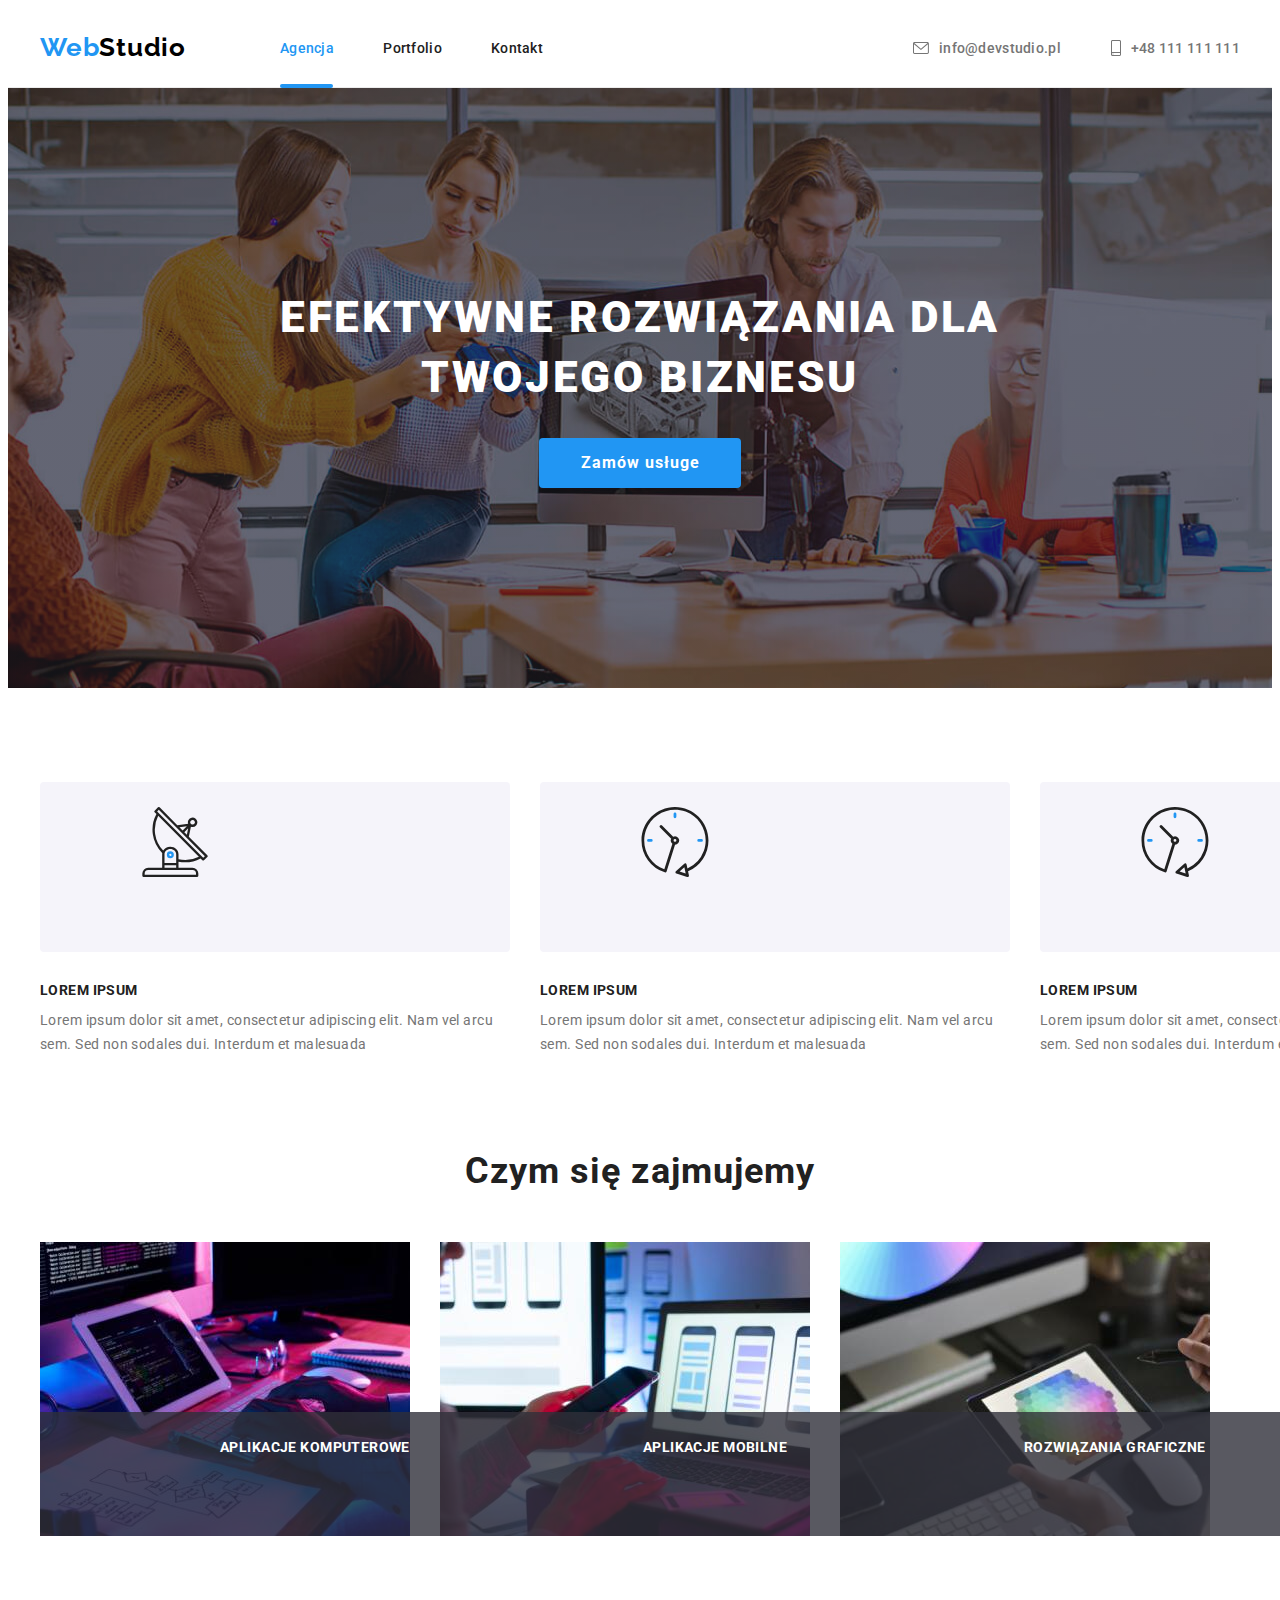
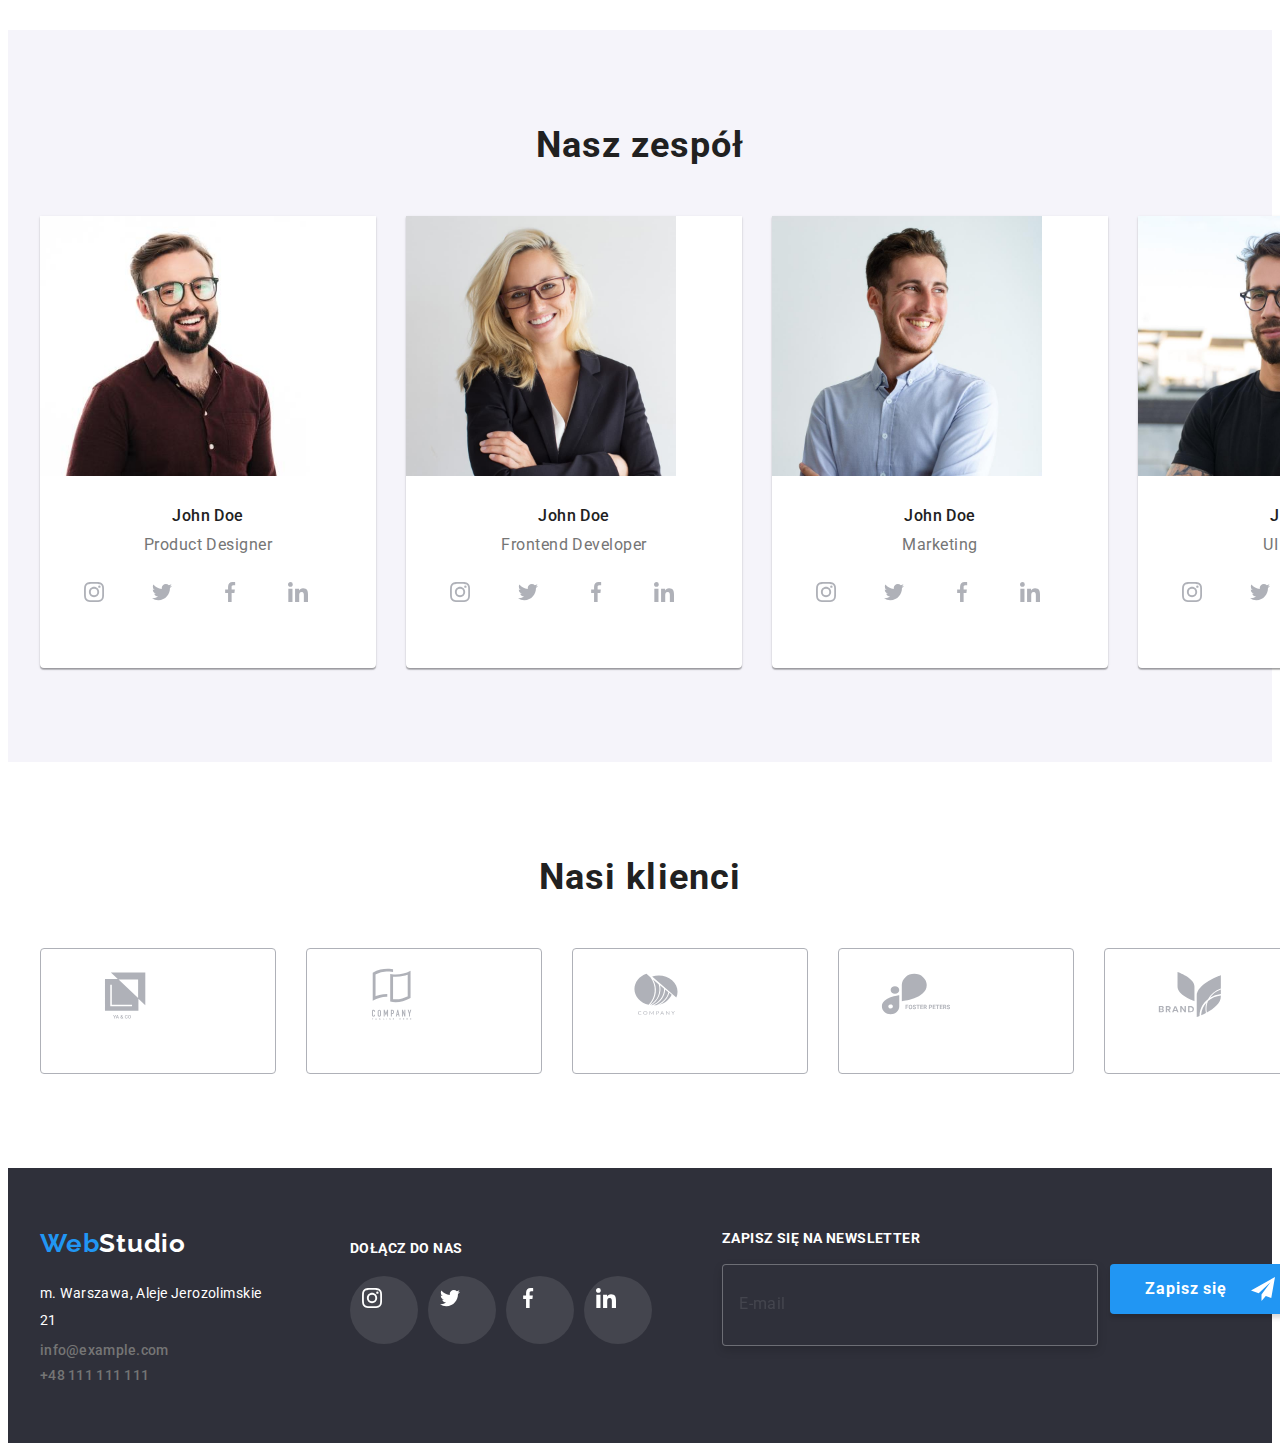
<file: index.html>
<!DOCTYPE html>
<html lang="pl">
  <head>
    <meta charset="UTF-8" />
    <meta http-equiv="X-UA-Compatible" content="IE=edge" />
    <meta
      name="WebStudio"
      content="Software house zajmujący sie tworzeniem stron"
    />
    <title>WebStudio</title>
    <link rel="preconnect" href="https://fonts.googleapis.com" />
    <link rel="preconnect" href="https://fonts.gstatic.com" crossorigin />
    <link
      href="https://fonts.googleapis.com/css2?family=Raleway:wght@700&family=Roboto:wght@400;500;700;900&display=swap"
      rel="stylesheet"
    />
    <link
      rel="stylesheet"
      href="https://cdnjs.cloudflare.com/ajax/libs/modern-normalize/1.1.0/modern-normalize.min.css"
      integrity="sha512-wpPYUAdjBVSE4KJnH1VR1HeZfpl1ub8YT/NKx4PuQ5NmX2tKuGu6U/JRp5y+Y8XG2tV+wKQpNHVUX03MfMFn9Q=="
      crossorigin="anonymous"
      referrerpolicy="no-referrer"
    />
    <link rel="stylesheet" href="css/index.css" />
  </head>
  <body>
    <header class="site-nav-line">
      <div class="site-nav-container">
        <div class="nav-logo-flex">
          <a class="link logo" href="index.html"
            >Web<span class="logo-head">Studio</span></a
          >
          <nav class="menu nav-menu-flex">
            <ul class="menu-list">
              <li class="menu-list-item">
                <a class="link actual-visited" href="index.html">Agencja</a>
              </li>
              <li class="menu-list-item">
                <a class="link" href="portfolio.html">Portfolio</a>
              </li>
              <li class="menu-list-item">
                <a class="link" href="#section2">Kontakt</a>
              </li>
            </ul>
          </nav>
        </div>

        <div class="nav-contact-flex">
          <a class="contact-link" href="mailto:info@devstudio.pl">
            <svg class="contact-icon" width="16" height="12">
              <use href="./images/icons.svg#icon-envelope"></use>
            </svg>
            info@devstudio.pl</a
          >
          <a class="contact-link" href="tel:48111111111">
            <svg class="contact-icon" width="10" height="16">
              <use href="./images/icons.svg#icon-smartphone"></use>
            </svg>
            +48 111 111 111
          </a>
        </div>
      </div>
    </header>
    <main>
      <section class="content-hero">
        <div class="container hero-btn-flex">
          <h1 class="hero-txt">Efektywne rozwiązania dla twojego biznesu</h1>
          <button type="button" class="hero-btn" data-modal-open>
            Zamów usługe
          </button>
        </div>
      </section>
      <section>
        <div class="container section">
          <!-- Nasze atuty -->
          <ul class="our-adv-list">
            <li class="our-adv-list-item">
              <dl>
                <div class="icon-our-adv">
                  <svg width="70" height="70 ">
                    <use href="./images/icons.svg#icon-antenna"></use>
                  </svg>
                </div>
                <dt class="adv-title">Lorem ipsum</dt>
                <dd class="adv-descr">
                  Lorem ipsum dolor sit amet, consectetur adipiscing elit. Nam
                  vel arcu sem. Sed non sodales dui. Interdum et malesuada
                </dd>
              </dl>
            </li>
            <li class="our-adv-list-item">
              <dl>
                <div class="icon-our-adv">
                  <svg width="70" height="70 ">
                    <use href="./images/icons.svg#icon-clock"></use>
                  </svg>
                </div>
                <dt class="adv-title">Lorem ipsum</dt>
                <dd class="adv-descr">
                  Lorem ipsum dolor sit amet, consectetur adipiscing elit. Nam
                  vel arcu sem. Sed non sodales dui. Interdum et malesuada
                </dd>
              </dl>
            </li>
            <li class="our-adv-list-item">
              <dl>
                <div class="icon-our-adv">
                  <svg width="70" height="70 ">
                    <use href="./images/icons.svg#icon-clock"></use>
                  </svg>
                </div>
                <dt class="adv-title">Lorem ipsum</dt>
                <dd class="adv-descr">
                  Lorem ipsum dolor sit amet, consectetur adipiscing elit. Nam
                  vel arcu sem. Sed non sodales dui. Interdum et malesuada
                </dd>
              </dl>
            </li>
            <li class="our-adv-list-item">
              <dl>
                <div class="icon-our-adv">
                  <svg width="70" height="70 ">
                    <use href="./images/icons.svg#icon-astronaut"></use>
                  </svg>
                </div>
                <dt class="adv-title">Lorem ipsum</dt>
                <dd class="adv-descr">
                  Lorem ipsum dolor sit amet, consectetur adipiscing elit. Nam
                  vel arcu sem. Sed non sodales dui. Interdum et malesuada
                </dd>
              </dl>
            </li>
          </ul>
        </div>
      </section>
      <section>
        <div class="container">
          <h2 class="title-snd">Czym się zajmujemy</h2>
          <!-- Czym się zajmujemy -->
          <ul class="what-we-do">
            <li class="what-we-do-item">
              <img
                src="images/box1.jpeg"
                alt="Usługa research"
                width="370"
                height="294"
              />
              <div class="overlay-what-we-do">
                <p class="overlay-what-txt">Aplikacje komputerowe</p>
              </div>
            </li>
            <li class="what-we-do-item">
              <img
                src="images/box2.jpeg"
                alt="Ux oraz UI Design"
                width="370"
                height="294"
              />
              <div class="overlay-what-we-do">
                <p class="overlay-what-txt">Aplikacje mobilne</p>
              </div>
            </li>
            <li class="what-we-do-item">
              <img
                src="images/box3.jpeg"
                alt="Tworzeniem kreacji marketingowych"
                width="370"
                height="294"
              />
              <div class="overlay-what-we-do">
                <p class="overlay-what-txt">Rozwiązania graficzne</p>
              </div>
            </li>
          </ul>
        </div>
      </section>
      <section class="team">
        <div class="container section">
          <!-- Nasz zespół -->
          <h2 class="title-snd">Nasz zespół</h2>
          <ul class="team-list">
            <li class="team-box">
              <img
                src="images/team1.jpeg"
                alt="Projektant Michael"
                width="270"
                height="260"
              />

              <dl>
                <dt class="team-name">John Doe</dt>
                <dd class="team-desc">Product designer</dd>
                <ul class="team-icon-list">
                  <li>
                    <a class="icon-team-social" href="#">
                      <svg width="20" height="20">
                        <use href="./images/icons.svg#icon-instagram"></use>
                      </svg>
                    </a>
                  </li>
                  <li>
                    <a class="icon-team-social" href="#">
                      <svg width="20" height="20">
                        <use href="./images/icons.svg#icon-twitter"></use>
                      </svg>
                    </a>
                  </li>
                  <li>
                    <a class="icon-team-social" href="#">
                      <svg width="20" height="20">
                        <use href="./images/icons.svg#icon-facebook"></use>
                      </svg>
                    </a>
                  </li>
                  <li>
                    <a class="icon-team-social" href="#">
                      <svg width="20" height="20">
                        <use href="./images/icons.svg#icon-linkedin"></use>
                      </svg>
                    </a>
                  </li>
                </ul>
              </dl>
            </li>
            <li class="team-box">
              <img
                src="images/team2.jpeg"
                alt="Frontend Developer Maria"
                width="270"
                height="260"
              />
              <dl>
                <dt class="team-name">John Doe</dt>
                <dd class="team-desc">Frontend Developer</dd>
              </dl>

              <ul class="team-icon-list">
                <li>
                  <a class="icon-team-social" href="#">
                    <svg width="20" height="20">
                      <use href="./images/icons.svg#icon-instagram"></use>
                    </svg>
                  </a>
                </li>
                <li>
                  <a class="icon-team-social" href="#">
                    <svg width="20" height="20">
                      <use href="./images/icons.svg#icon-twitter"></use>
                    </svg>
                  </a>
                </li>
                <li>
                  <a class="icon-team-social" href="#">
                    <svg width="20" height="20">
                      <use href="./images/icons.svg#icon-facebook"></use>
                    </svg>
                  </a>
                </li>
                <li>
                  <a class="icon-team-social" href="#">
                    <svg width="20" height="20">
                      <use href="./images/icons.svg#icon-linkedin"></use>
                    </svg>
                  </a>
                </li>
              </ul>
            </li>
            <li class="team-box">
              <img
                src="images/team3.jpeg"
                alt="Marketing spcialist Pablo"
                width="270"
                height="260"
              />
              <dl>
                <dt class="team-name">John Doe</dt>
                <dd class="team-desc">Marketing</dd>
              </dl>
              <ul class="team-icon-list">
                <li>
                  <a class="icon-team-social" href="#">
                    <svg width="20" height="20">
                      <use href="./images/icons.svg#icon-instagram"></use>
                    </svg>
                  </a>
                </li>
                <li>
                  <a class="icon-team-social" href="#">
                    <svg width="20" height="20">
                      <use href="./images/icons.svg#icon-twitter"></use>
                    </svg>
                  </a>
                </li>
                <li>
                  <a class="icon-team-social" href="#">
                    <svg width="20" height="20">
                      <use href="./images/icons.svg#icon-facebook"></use>
                    </svg>
                  </a>
                </li>
                <li>
                  <a class="icon-team-social" href="#">
                    <svg width="20" height="20">
                      <use href="./images/icons.svg#icon-linkedin"></use>
                    </svg>
                  </a>
                </li>
              </ul>
            </li>
            <li class="team-box">
              <img
                src="images/team4.jpeg"
                alt="UI Designer Piter"
                width="270"
                height="260"
              />
              <dl>
                <dt class="team-name">John Doe</dt>
                <dd class="team-desc">UI Designer</dd>
              </dl>
              <ul class="team-icon-list">
                <li>
                  <a class="icon-team-social" href="#">
                    <svg width="20" height="20">
                      <use href="./images/icons.svg#icon-instagram"></use>
                    </svg>
                  </a>
                </li>
                <li>
                  <a class="icon-team-social" href="#">
                    <svg width="20" height="20">
                      <use href="./images/icons.svg#icon-twitter"></use>
                    </svg>
                  </a>
                </li>
                <li>
                  <a class="icon-team-social" href="#">
                    <svg width="20" height="20">
                      <use href="./images/icons.svg#icon-facebook"></use>
                    </svg>
                  </a>
                </li>
                <li>
                  <a class="icon-team-social" href="#">
                    <svg width="20" height="20">
                      <use href="./images/icons.svg#icon-linkedin"></use>
                    </svg>
                  </a>
                </li>
              </ul>
            </li>
          </ul>
        </div>
      </section>
      <section>
        <div class="container section">
          <h2 class="title-snd">Nasi klienci</h2>
          <!-- Nasi klienci -->
          <ul class="team-list">
            <li>
              <a class="client-box" href="#">
                <svg width="106px" height="60px">
                  <use href="./images/icons.svg#icon-logo-company1"></use>
                </svg>
              </a>
            </li>
            <li>
              <a class="client-box" href="#">
                <svg width="106px" height="60px">
                  <use href="./images/icons.svg#icon-logo-company2"></use>
                </svg>
              </a>
            </li>
            <li>
              <a class="client-box" href="#">
                <svg width="106px" height="60px">
                  <use href="./images/icons.svg#icon-logo-company3"></use>
                </svg>
              </a>
            </li>
            <li>
              <a class="client-box" href="#">
                <svg width="106px" height="60px">
                  <use href="./images/icons.svg#icon-logo-company4"></use>
                </svg>
              </a>
            </li>
            <li>
              <a class="client-box" href="#">
                <svg width="106px" height="60px">
                  <use href="./images/icons.svg#icon-logo-comapny5"></use>
                </svg>
              </a>
            </li>
            <li>
              <a class="client-box" href="#">
                <svg width="106px" height="60px">
                  <use href="./images/icons.svg#icon-logo-company6"></use>
                </svg>
              </a>
            </li>
          </ul>
        </div>
      </section>
      <footer class="footer-background">
        <div class="container footer-box">
          <address id="section2">
            <div class="logo-footer-flex">
              <a class="logo" href="index.html"
                >Web<span class="logo-footer">Studio</span></a
              >
            </div>
            <ul class="list-footer">
              <li>
                <a
                  class="footer-link"
                  href="https://goo.gl/maps/t7D3Fm8JjVbQzfDk6"
                  title="Lokalizacja"
                  >m. Warszawa, Aleje Jerozolimskie 21</a
                >
              </li>
              <li>
                <a class="contact-link" href="mailto:info@example.com"
                  >info@example.com</a
                >
              </li>
              <li>
                <a class="contact-link" href="tel:48111111111"
                  >+48 111 111 111</a
                >
              </li>
            </ul>
          </address>
          <div class="footer-social">
            <h4>Dołącz do nas</h4>
            <ul class="footer-icon-list">
              <li>
                <a class="icon-footer-social" href="#">
                  <svg width="20" height="20">
                    <use href="./images/icons.svg#icon-instagram"></use>
                  </svg>
                </a>
              </li>
              <li>
                <a class="icon-footer-social" href="#">
                  <svg width="20" height="20">
                    <use href="./images/icons.svg#icon-twitter"></use>
                  </svg>
                </a>
              </li>
              <li>
                <a class="icon-footer-social" href="#">
                  <svg width="20" height="20">
                    <use href="./images/icons.svg#icon-facebook"></use>
                  </svg>
                </a>
              </li>
              <li>
                <a class="icon-footer-social" href="#">
                  <svg width="20" height="20">
                    <use href="./images/icons.svg#icon-linkedin"></use>
                  </svg>
                </a>
              </li>
            </ul>
          </div>
          <div class="newsletter-block">
            <form name="newsletter" autocomplete="off">
              <label class="newsletter-label" for="newsletter"
                >Zapisz się na newsletter</label
              >
              <div class="newsletter-box">
                <input
                  type="email"
                  id="newsletter"
                  name="email"
                  placeholder="E-mail"
                  class="newsletter-input hidden-input"
                />
                <button type="submit" class="newsletter-btn">
                  <span>Zapisz się</span>
                  <svg width="24" height="24">
                    <use href="./images/icons.svg#icon-send"></use>
                  </svg>
                </button>
              </div>
            </form>
          </div>
        </div>
      </footer>
      <div class="backdrop is-hidden" data-modal>
        <div class="modal-box">
          <button class="modal-btn" data-modal-close>&times;</button>
          <form>
            <h4 class="modal-title">Zostaw swoje dane w formularzu poniżej</h4>
            <div
              class="modal-input-group"
              role="group"
              aria-labelledby="user-name"
            >
              <label for="user_name" class="full-input">Imie</label>

              <input
                class="modal-input-border"
                type="text"
                name="user_name"
                id="user_name"
              />
              <svg width="18" height="18" class="modal-icon">
                <use href="./images/icons.svg#icon-person"></use>
              </svg>
            </div>
            <div
              class="modal-input-group"
              role="group"
              aria-labelledby="user-phone"
            >
              <label for="user_phone">Telefon</label>
              <input
                class="modal-input-border"
                type="tel"
                name="phone_number"
                id="user_phone"
              />
              <svg width="18" height="18">
                <use href="./images/icons.svg#icon-phone-black"></use>
              </svg>
            </div>

            <div
              class="modal-input-group"
              role="group"
              aria-labelledby="user-e-mail"
            >
              <label for="user_email">Email</label>
              <input
                class="modal-input-border"
                type="email"
                name="email"
                id="user_email"
              />
              <svg width="18" height="18">
                <use href="./images/icons.svg#icon-email-black"></use>
              </svg>
            </div>

            <div
              class="modal-input-group"
              role="group"
              aria-labelledby="feedback"
            >
              <label for="feedback">Komentarz</label>
              <textarea
                name="feedback"
                id="feedback"
                rows="5"
                placeholder="Wprowadź tekst"
                class="textarea-input modal-input-border"
              ></textarea>
            </div>

            <div
              class="modal-input-group-2"
              role="group"
              aria-labelledby="agreements"
            >
              <label class="custom-checkbox">
                <input type="checkbox" name="agreements" value="agreements" />
                <svg width="16" height="15">
                  <use href="./images/icons.svg#icon-check"></use>
                </svg>

                <span>Oświadczam iż akceptuję&nbsp</span
                ><a href="#">Regulamin</a><span>&nbspi&nbsp</span
                ><a href="#">Politykę Prywatności.</a></label
              >

              <button class="button-modal" type="submit">Wyślij</button>
            </div>
          </form>
        </div>
      </div>
    </main>

    <script src="./js/model.js"></script>
  </body>
</html>
</file>
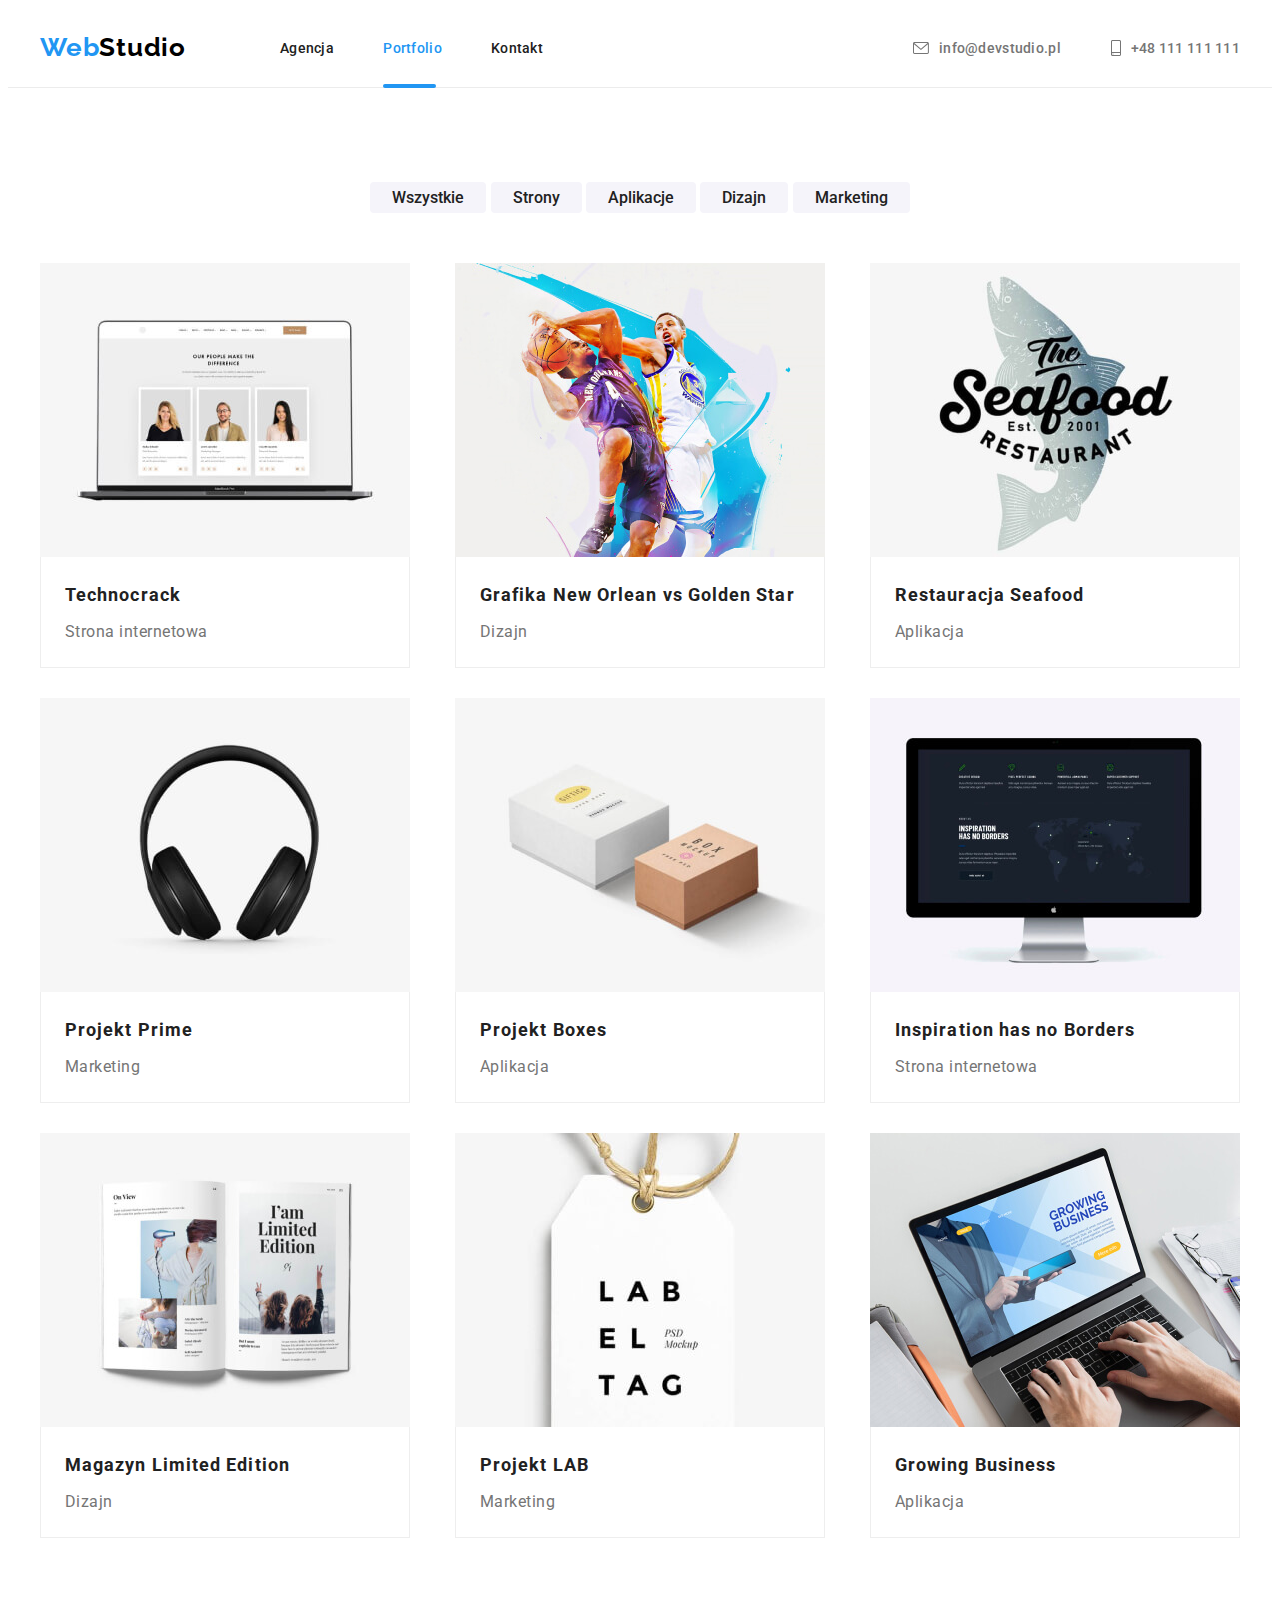
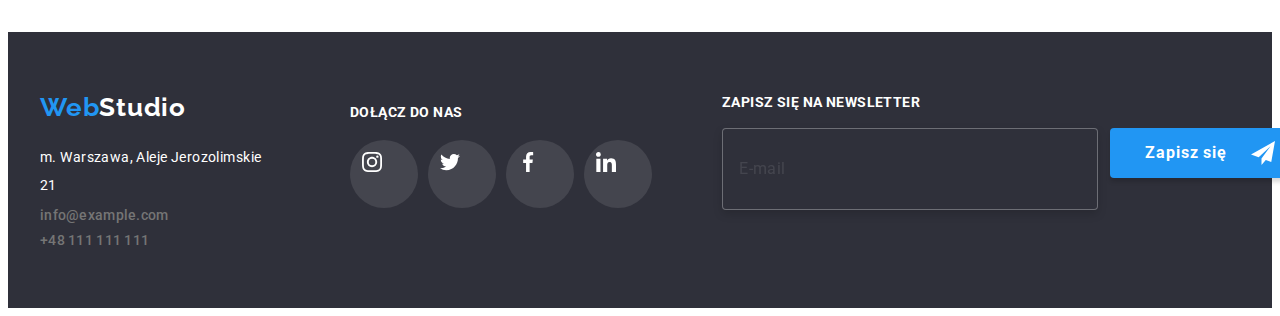
<file: portfolio.html>
<!DOCTYPE html>
<html lang="en">
  <head>
    <meta charset="UTF-8" />
    <meta http-equiv="X-UA-Compatible" content="IE=edge" />
    <meta
      name="WebStudio - Portfolio"
      content="Prace wykonywane przez software house Webstudio"
    />
    <title>Portfolio Webstudio</title>
    <link rel="preconnect" href="https://fonts.googleapis.com" />
    <link rel="preconnect" href="https://fonts.gstatic.com" crossorigin />
    <link
      href="https://fonts.googleapis.com/css2?family=Raleway:wght@700&family=Roboto:wght@400;500;700;900&display=swap"
      rel="stylesheet"
    />
    <link
      rel="stylesheet"
      href="https://cdnjs.cloudflare.com/ajax/libs/modern-normalize/1.1.0/modern-normalize.min.css"
      integrity="sha512-wpPYUAdjBVSE4KJnH1VR1HeZfpl1ub8YT/NKx4PuQ5NmX2tKuGu6U/JRp5y+Y8XG2tV+wKQpNHVUX03MfMFn9Q=="
      crossorigin="anonymous"
      referrerpolicy="no-referrer"
    />
    <link rel="stylesheet" href="css/index.css" />
  </head>
  <body>
    <header class="site-nav-line">
      <div class="site-nav-container">
        <div class="nav-logo-flex">
          <a class="link logo" href="index.html"
            >Web<span class="logo-head">Studio</span></a
          >
          <nav class="menu nav-menu-flex">
            <ul class="menu-list">
              <li class="menu-list-item">
                <a class="link" href="index.html">Agencja</a>
              </li>
              <li class="menu-list-item">
                <a class="link actual-visited" href="portfolio.html"
                  >Portfolio</a
                >
              </li>
              <li class="menu-list-item">
                <a class="link" href="#section2">Kontakt</a>
              </li>
            </ul>
          </nav>
        </div>

        <div class="nav-contact-flex">
          <a class="contact-link" href="mailto:info@devstudio.pl">
            <svg class="contact-icon" width="16" height="12">
              <use href="./images/icons.svg#icon-envelope"></use>
            </svg>
            info@devstudio.pl</a
          >
          <a class="contact-link" href="tel:48111111111">
            <svg class="contact-icon" width="10" height="16">
              <use href="./images/icons.svg#icon-smartphone"></use>
            </svg>
            +48 111 111 111
          </a>
        </div>
      </div>
    </header>
    <main>
      <section>
        <div class="container section">
          <ul class="portfolio-filters">
            <li class="portfolio-filters-item">
              <button type="button" class="portfolio-link">Wszystkie</button>
            </li>
            <li class="portfolio-filters-item">
              <button type="button" class="portfolio-link">Strony</button>
            </li>
            <li class="portfolio-filters-item">
              <button type="button" class="portfolio-link">Aplikacje</button>
            </li>
            <li class="portfolio-filters-item">
              <button type="button" class="portfolio-link">Dizajn</button>
            </li>
            <li class="portfolio-filters-item">
              <button type="button" class="portfolio-link">Marketing</button>
            </li>
          </ul>
          <ul class="portfolio-list">
            <li class="portfolio-box">
              <div class="portfolio-pic">
                <img
                  src="images/portfolio/portfolio1.jpeg"
                  alt="Projekty stron internetowych"
                  width="370"
                  height="294"
                />
                <div class="overlay-portfolio">
                  <p>
                    Technocrack jest popularną platformą wykorzystywaną do
                    rozpowszechniania koronawirusa. Firmy wykorzystują tę
                    platformę do celów szpiegowskich i ataków na
                    niezabezpieczone serwery konkurencji
                  </p>
                </div>
              </div>
              <dl class="portfolio-txt-box">
                <dt class="portfolio-title">Technocrack</dt>
                <dd class="portfolio-desc">Strona internetowa</dd>
              </dl>
            </li>
            <li class="portfolio-box">
              <div class="portfolio-pic">
                <img
                  src="images/portfolio/portfolio2.jpeg"
                  alt="Projektowanie grafiki"
                  width="370"
                  height="294"
                />
                <div class="overlay-portfolio">
                  <p>
                    Technocrack jest popularną platformą wykorzystywaną do
                    rozpowszechniania koronawirusa. Firmy wykorzystują tę
                    platformę do celów szpiegowskich i ataków na
                    niezabezpieczone serwery konkurencji
                  </p>
                </div>
              </div>
              <dl class="portfolio-txt-box">
                <dt class="portfolio-title">
                  Grafika New Orlean vs Golden Star
                </dt>
                <dd class="portfolio-desc">Dizajn</dd>
              </dl>
            </li>
            <li class="portfolio-box">
              <div class="portfolio-pic">
                <img
                  src="images/portfolio/portfolio3.jpeg"
                  alt="Projekt aplikacji dla restauracji z owocami morza"
                  width="370"
                  height="294"
                />
                <div class="overlay-portfolio">
                  <p>
                    Technocrack jest popularną platformą wykorzystywaną do
                    rozpowszechniania koronawirusa. Firmy wykorzystują tę
                    platformę do celów szpiegowskich i ataków na
                    niezabezpieczone serwery konkurencji
                  </p>
                </div>
              </div>

              <dl class="portfolio-txt-box">
                <dt class="portfolio-title">Restauracja Seafood</dt>
                <dd class="portfolio-desc">Aplikacja</dd>
              </dl>
            </li>
            <li class="portfolio-box">
              <div class="portfolio-pic">
                <img
                  src="images/portfolio/portfolio4.jpeg"
                  alt="Działania marketingowe dla brany autio"
                  width="370"
                  height="294"
                />
                <div class="overlay-portfolio">
                  <p>
                    Technocrack jest popularną platformą wykorzystywaną do
                    rozpowszechniania koronawirusa. Firmy wykorzystują tę
                    platformę do celów szpiegowskich i ataków na
                    niezabezpieczone serwery konkurencji
                  </p>
                </div>
              </div>
              <dl class="portfolio-txt-box">
                <dt class="portfolio-title">Projekt Prime</dt>
                <dd class="portfolio-desc">Marketing</dd>
              </dl>
            </li>
            <li class="portfolio-box">
              <div class="portfolio-pic">
                <img
                  src="images/portfolio/portfolio5.jpeg"
                  alt="Aplikacja do projektowania opakowań"
                  width="370"
                  height="294"
                />
                <div class="overlay-portfolio">
                  <p>
                    Technocrack jest popularną platformą wykorzystywaną do
                    rozpowszechniania koronawirusa. Firmy wykorzystują tę
                    platformę do celów szpiegowskich i ataków na
                    niezabezpieczone serwery konkurencji
                  </p>
                </div>
              </div>
              <dl class="portfolio-txt-box">
                <dt class="portfolio-title">Projekt Boxes</dt>
                <dd class="portfolio-desc">Aplikacja</dd>
              </dl>
            </li>
            <li class="portfolio-box">
              <div class="portfolio-pic">
                <img
                  src="images/portfolio/portfolio6.jpeg"
                  alt="Proejkt strony Inspiration has no borders"
                  width="370"
                  height="294"
                />
                <div class="overlay-portfolio">
                  <p>
                    Technocrack jest popularną platformą wykorzystywaną do
                    rozpowszechniania koronawirusa. Firmy wykorzystują tę
                    platformę do celów szpiegowskich i ataków na
                    niezabezpieczone serwery konkurencji
                  </p>
                </div>
              </div>
              <dl class="portfolio-txt-box">
                <dt class="portfolio-title">Inspiration has no Borders</dt>
                <dd class="portfolio-desc">Strona internetowa</dd>
              </dl>
            </li>
            <li class="portfolio-box">
              <div class="portfolio-pic">
                <img
                  src="images/portfolio/portfolio7.jpeg"
                  alt="Komunikacja wizualna dla czasopisma Limited Edition"
                  width="370"
                  height="294"
                />
                <div class="overlay-portfolio">
                  <p>
                    Technocrack jest popularną platformą wykorzystywaną do
                    rozpowszechniania koronawirusa. Firmy wykorzystują tę
                    platformę do celów szpiegowskich i ataków na
                    niezabezpieczone serwery konkurencji
                  </p>
                </div>
              </div>
              <dl class="portfolio-txt-box">
                <dt class="portfolio-title">Magazyn Limited Edition</dt>
                <dd class="portfolio-desc">Dizajn</dd>
              </dl>
            </li>
            <li class="portfolio-box">
              <div class="portfolio-pic">
                <img
                  src="images/portfolio/portfolio8.jpeg"
                  alt="Marketing dla marki lab"
                  width="370"
                  height="294"
                />
                <div class="overlay-portfolio">
                  <p>
                    Technocrack jest popularną platformą wykorzystywaną do
                    rozpowszechniania koronawirusa. Firmy wykorzystują tę
                    platformę do celów szpiegowskich i ataków na
                    niezabezpieczone serwery konkurencji
                  </p>
                </div>
              </div>
              <dl class="portfolio-txt-box">
                <dt class="portfolio-title">Projekt LAB</dt>
                <dd class="portfolio-desc">Marketing</dd>
              </dl>
            </li>
            <li class="portfolio-box">
              <div class="portfolio-pic">
                <img
                  src="images/portfolio/portfolio9.jpeg"
                  alt="Projekt aplikacji growing business"
                  width="370"
                  height="294"
                />
                <div class="overlay-portfolio">
                  <p>
                    Technocrack jest popularną platformą wykorzystywaną do
                    rozpowszechniania koronawirusa. Firmy wykorzystują tę
                    platformę do celów szpiegowskich i ataków na
                    niezabezpieczone serwery konkurencji
                  </p>
                </div>
              </div>
              <dl class="portfolio-txt-box">
                <dt class="portfolio-title">Growing Business</dt>
                <dd class="portfolio-desc">Aplikacja</dd>
              </dl>
            </li>
          </ul>
        </div>
      </section>
    </main>
    <footer class="footer-background">
      <div class="container footer-box">
        <address id="section2">
          <div class="logo-footer-flex">
            <a class="logo" href="index.html"
              >Web<span class="logo-footer">Studio</span></a
            >
          </div>
          <ul class="list-footer">
            <li>
              <a
                class="footer-link"
                href="https://goo.gl/maps/t7D3Fm8JjVbQzfDk6"
                title="Lokalizacja"
                >m. Warszawa, Aleje Jerozolimskie 21</a
              >
            </li>
            <li>
              <a class="contact-link" href="mailto:info@example.com"
                >info@example.com</a
              >
            </li>
            <li>
              <a class="contact-link" href="tel:48111111111">+48 111 111 111</a>
            </li>
          </ul>
        </address>
        <div class="footer-social">
          <h4>Dołącz do nas</h4>
          <ul class="footer-icon-list">
            <li>
              <a class="icon-footer-social" href="#">
                <svg width="20" height="20">
                  <use href="./images/icons.svg#icon-instagram"></use>
                </svg>
              </a>
            </li>
            <li>
              <a class="icon-footer-social" href="#">
                <svg width="20" height="20">
                  <use href="./images/icons.svg#icon-twitter"></use>
                </svg>
              </a>
            </li>
            <li>
              <a class="icon-footer-social" href="#">
                <svg width="20" height="20">
                  <use href="./images/icons.svg#icon-facebook"></use>
                </svg>
              </a>
            </li>
            <li>
              <a class="icon-footer-social" href="#">
                <svg width="20" height="20">
                  <use href="./images/icons.svg#icon-linkedin"></use>
                </svg>
              </a>
            </li>
          </ul>
        </div>
        <div class="newsletter-block">
          <form name="newsletter" autocomplete="off">
            <label class="newsletter-label" for="newsletter"
              >Zapisz się na newsletter</label
            >
            <div class="newsletter-box">
              <input
                type="email"
                id="newsletter"
                name="email"
                placeholder="E-mail"
                class="newsletter-input hidden-input"
              />
              <button type="submit" class="newsletter-btn">
                <span>Zapisz się</span>
                <svg width="24" height="24">
                  <use href="./images/icons.svg#icon-send"></use>
                </svg>
              </button>
            </div>
          </form>
        </div>
      </div>
    </footer>
  </body>
</html>
</file>
<file: css/index.css>
:root {
  --logo-clear-black: #000;
  --brand-txt-clr: #212121;
  --brand-p-color: #757575;
  --brand-hvr-color: #2196f3;
  --bg-color: #fff;
  --bg-color-scd: #2f303a;
  --bf-color-team: #f5f4fa;
  --border-color: #ececec;
  --border-portfolio: #eeeeee;
  --gradient-hero: #2f303a66;
  --icon-color-first: #afb1b8;
  --icon-footer-bg: rgba(255, 255, 255, 0.1);
  --portfolio-ovr: rgba(33, 150, 243, 0.9);
  --placeholder-color: rgba(117, 117, 117, 0.5);
}
h1,
h2,
h3,
h4,
h5,
h6,
p,
ul,
dl {
  margin: 0px;
  padding: 0px;
  border: 0px;
}
img {
  display: block;
}

body {
  font-family: "Roboto", "sans-serif";
  line-height: normal;
  color: var(--brand-txt-clr);
}
a {
  text-decoration: none;
}
.contact,
.menu-list-item,
.our-adv-list-item,
.what-we-do-item,
.portfolio-filters-item,
.footer-icon-list {
  display: inline-block;
  text-decoration: none;
}
.menu-list {
  font-family: "Roboto";
  font-style: normal;
  font-weight: 500;
  font-size: 14px;
  line-height: 16px;
  letter-spacing: 0.02em;
  list-style-type: none;
}

.link {
  color: var(--brand-txt-clr);
  transition-property: color;
  transition-duration: 250ms;
  transition-timing-function: cubic-bezier(0.4, 0, 0.2, 1);
}

.link:hover,
.link:active,
.link:focus {
  color: var(--brand-hvr-color);
  cursor: pointer;
}

.logo {
  font-family: "Raleway";
  font-style: normal;
  font-size: 26px;
  font-weight: 700;
  color: var(--brand-hvr-color);
  letter-spacing: 0.03em;
  line-height: 31px;
  text-decoration: none;
  margin-right: 94px;
}
.logo-head {
  color: var(--logo-clear-black);
}
.logo-footer {
  color: var(--bg-color);
  font-family: "Raleway";
  font-style: normal;
  font-weight: 700;
  font-size: 26px;
  line-height: 31px;
  letter-spacing: 0.03em;
}
.contact-link {
  font-size: 14px;
  color: var(--brand-p-color);
  letter-spacing: 0.02em;
  list-style-type: none;
  line-height: 16px;
  font-family: "Roboto";
  font-style: normal;
  font-weight: 500;
  transition-property: color;
  transition-duration: 250ms;
  transition-timing-function: cubic-bezier(0.4, 0, 0.2, 1);
}

.contact-link:hover,
.contact-link:active,
.contact-link:focus {
  color: var(--brand-hvr-color);
  cursor: pointer;
}
.hero-btn {
  background-color: var(--brand-hvr-color);
  color: var(--bg-color);
  font-family: "Roboto";
  font-style: normal;
  font-size: 16px;
  font-weight: 700;
  line-height: 1.88;
  letter-spacing: 0.06em;
  cursor: pointer;
  box-shadow: 0px 4px 4px rgba(0, 0, 0, 0.15);
  border-radius: 4px;
  border: none;
  display: flex;
  justify-content: center;
  align-items: center;
  text-align: center;
  padding: 10px 41px 10px 42px;
  margin-top: 30px;
}
.hero-txt {
  color: var(--bg-color);
  font-family: "Roboto";
  font-style: normal;
  font-weight: 900;
  line-height: 1.36;
  font-size: 44px;
  text-transform: uppercase;
  letter-spacing: 0.06em;
  text-align: center;
  padding: 0px 237px;
}
.what-we-do,
.footer-icon-list {
  list-style-type: none;
}

.what-we-do-item {
  position: relative;
}

.overlay-what-we-do {
  position: absolute;
  bottom: 0px;
  width: 100%;
  height: 70px;
  background: rgba(47, 48, 58, 0.8);
  padding: 27px 90px;
}

.overlay-what-txt {
  font-family: "Roboto";
  font-style: normal;
  font-weight: 700;
  font-size: 14px;
  line-height: 16px;
  text-align: center;
  letter-spacing: 0.03em;
  text-transform: uppercase;
  color: var(--bg-color);
  text-align: center;
}

.adv-title {
  color: var(--brand-txt-clr);
  text-transform: uppercase;
  font-size: 14px;
  letter-spacing: 0.03em;
  font-weight: 700;
  line-height: 16px;
  margin-bottom: 10px;
  margin-top: 30px;
}
.adv-descr {
  text-align: left;
  color: var(--brand-p-color);
  line-height: 1.71;
  letter-spacing: 0.03em;
  font-family: "Roboto";
  font-style: normal;
  font-weight: 400;
  font-size: 14px;
  line-height: 24px;
  margin-left: 0;
}
.title-snd {
  font-size: 36px;
  font-weight: 700;
  letter-spacing: 0.03em;
  text-align: center;
}

.team {
  background-color: var(--bf-color-team);
}
.team-list li {
  display: inline-block;
}
.team-name {
  text-transform: capitalize;
  font-size: 16;
  letter-spacing: 0.03em;
  font-weight: 500;
  line-height: 19px;
  text-align: center;
  color: var(--brand-txt-clr);
  margin-top: 30px;
}
.team-desc {
  text-transform: capitalize;
  color: var(--brand-p-color);
  font-family: "Roboto";
  font-style: normal;
  font-weight: 400;
  font-size: 16px;
  line-height: 19px;
  text-align: center;
  letter-spacing: 0.03em;
  margin-left: 0px;
  margin-top: 10px;
  margin-bottom: 16px;
}

/* Portfolio */
.portfolio-filters {
  text-align: center;
  cursor: pointer;
  line-height: 1.62;
  letter-spacing: 0.03em;
  margin-bottom: 50px;
}
.portfolio-link {
  background-color: var(--bf-color-team);
  color: var(--brand-txt-clr);
  font-family: "Roboto";
  font-style: normal;
  font-weight: 500;
  font-size: 16px;
  text-align: center;
  border-radius: 4px;
  padding: 6px 22px;
  border: transparent;
  transition-property: color, background-color, box-shadow;
  transition-duration: 250ms;
  transition-timing-function: cubic-bezier(0.4, 0, 0.2, 1);
}
.portfolio-link:hover,
.portfolio-link:focus,
.portfolio-link:active {
  background-color: var(--brand-hvr-color);
  color: var(--bg-color);
  cursor: pointer;
  box-shadow: 0px 3px 1px rgba(0, 0, 0, 0.1), 0px 1px 2px rgba(0, 0, 0, 0.08),
    0px 2px 2px rgba(0, 0, 0, 0.12);
  border-radius: 4px;
}
.portfolio-list {
  list-style-type: none;
  display: flex;
  justify-content: space-between;
  gap: 30px;
  flex-wrap: wrap;
}

.portfolio-title {
  color: var(--brand-txt-clr);
  font-weight: 700;
  font-size: 18px;
  letter-spacing: 0.06em;
  line-height: 2;
  text-align: left;
}
.portfolio-desc {
  color: var(--brand-p-color);
  font-size: 16px;
  text-align: left;
  line-height: 1.88;
  letter-spacing: 0.03em;
  margin-left: 0px;
  margin-top: 4px;
}

.fotter-bg {
  background-color: var(--bg-color-scd);
}

.list-footer {
  list-style-type: none;
  line-height: 1.71;
  letter-spacing: 0.03em;
  display: flex;
  justify-content: flex-start;
  flex-direction: column;
  gap: 9px;
  margin-top: 20px;
}
.footer-link {
  color: var(--bg-color);
  font-family: "Roboto";
  font-style: normal;
  font-weight: 400;
  font-size: 14px;
  line-height: 24px;
  letter-spacing: 0.03em;
}
.footer-social {
  font-family: "Roboto";
  font-style: normal;
  font-weight: 700;
  font-size: 14px;
  line-height: 16px;
  letter-spacing: 0.03em;
  text-transform: uppercase;
  color: var(--bg-color);
  display: block;
  padding-top: 12px;
}

.footer-icon-list {
  display: flex;
  justify-content: space-between;
  gap: 10px;
  margin-top: 20px;
}
.icon-footer-social {
  color: var(--bg-color);
  background-color: var(--icon-footer-bg);
  width: 44px;
  height: 44px;
  border-radius: 50%;
  display: inline-block;
  padding: 12px;
  transition-property: background-color;
  transition-duration: 250ms;
  transition-timing-function: cubic-bezier(0.4, 0, 0.2, 1);
}

.icon-footer-social:hover,
.icon-footer-social:focus {
  background-color: var(--brand-hvr-color);
}

/* model blokowy - nawigacja - start */

.container {
  max-width: 1200px;
  margin: 0 auto;
  padding: 0px 15px;
}
.site-nav-line {
  border-bottom: 1px solid var(--border-color);
}
.site-nav-container {
  max-width: 1200px;
  margin: 0 auto;
  padding: 0px 15px;
  display: flex;
  justify-content: space-between;
}
.section {
  padding-top: 94px;
  padding-bottom: 94px;
}

.nav-logo-flex {
  display: flex;
  align-items: center;
  padding: 24px 0px;
}
.nav-menu-flex {
  display: flex;
  justify-content: space-between;
}
.menu-list-item:first-of-type {
  margin-right: 46px;
}
.menu-list-item:last-of-type {
  margin-left: 46px;
}

.actual-visited {
  position: relative;
  color: var(--brand-hvr-color);
}

.actual-visited::after {
  content: "";
  position: absolute;
  top: 44px;
  display: block;
  width: 53px;
  height: 4px;
  background: var(--brand-hvr-color);
  border-radius: 2px;
}

.nav-contact-flex {
  display: flex;
  justify-content: flex-end;
  align-items: center;
}
.contact-link {
  display: flex;
  align-items: center;
  gap: 10px;
}

.contact-link:first-of-type {
  margin-right: 50px;
}
/* model blokowy - nawigacja - koniec*/

/* model blokowy - hero - start */
.content-hero {
  background-color: var(--bg-color-scd);
  padding: 200px 0px;
  background-image: linear-gradient(
      to bottom,
      var(--gradient-hero),
      var(--gradient-hero)
    ),
    url("../images/hero-banner.jpeg");
  background-size: ccover;
  background-repeat: no-repeat;
  background-position: center;
}

.hero-btn-flex {
  display: flex;
  flex-direction: column;
  align-items: center;
}
/* model blokowy - hero - end */

/* model blokowy - our adv - start */
.our-adv-list {
  display: flex;
  gap: 30px;
}
.our-adv-list-item {
  display: flex;
  justify-content: flex-start;
  flex-wrap: wrap;
}
.icon-our-adv {
  background-color: var(--bf-color-team);
  border-radius: 4px;
  width: 270px;
  height: 120px;
  padding: 25px 100px;
}
/* model blokowy - our adv - end */

/* model blokowy - what-we-do - start */
.what-we-do {
  display: flex;
  gap: 30px;
  margin-top: 50px;
  padding-bottom: 94px;
}
/* model blokowy - what-we-do - end */

/* model blokowy - team - start */
.team-list {
  display: flex;
  justify-content: space-between;
  margin-top: 50px;
  gap: 30px;
}

.team-icon-list {
  display: flex;
  justify-content: space-between;
  padding: 0px 32px;
  margin-bottom: 30px;
}
.icon-team-social {
  color: var(--icon-color-first);
  width: 44px;
  height: 44px;
  border-radius: 50%;
  display: inline-block;
  padding: 12px;
  transition-property: color, background-color;
  transition-duration: 250ms;
  transition-timing-function: cubic-bezier(0.4, 0, 0.2, 1);
}

.icon-team-social:hover,
.icon-team-social:focus {
  background-color: var(--brand-hvr-color);
  color: var(--bg-color);
  width: 44px;
  height: 44px;
  border-radius: 50%;
  display: inline-block;
  padding: 12px;
}

.team-box {
  display: flex;
  background-color: var(--bg-color);
  box-shadow: 0px 1px 3px rgba(0, 0, 0, 0.12), 0px 1px 1px rgba(0, 0, 0, 0.14),
    0px 2px 1px rgba(0, 0, 0, 0.2);
  border-radius: 0px 0px 4px 4px;
}

/* model blokowy - team - end */

/* model blokowy - portfolio - start */

.portoflio-box {
  display: flex;
  transition-property: box-shadow;
  transition-duration: 250ms;
  transition-timing-function: cubic-bezier(0.4, 0, 0.2, 1);
}

.portfolio-box:hover,
.portfolio-box:focus {
  box-shadow: 0px 1px 1px rgba(0, 0, 0, 0.12), 0px 4px 4px rgba(0, 0, 0, 0.06),
    1px 4px 6px rgba(0, 0, 0, 0.16);
}
.portfolio-txt-box {
  background: #ffffff;
  border: 1px solid #eeeeee;
  border-top: none;
  padding: 20px 24px;
}

.portfolio-pic {
  position: relative;
  width: 370px;
  height: 294px;
  overflow: hidden;
}

.portfolio-pic:hover .overlay-portfolio {
  transform: translateY(0);
}

.overlay-portfolio {
  position: absolute;
  top: 0;
  padding: 49px 45px 49px 24px;
  font-family: "Roboto";
  font-style: normal;
  font-weight: 400;
  font-size: 18px;
  line-height: 28px;
  letter-spacing: 0.03em;
  background: var(--portfolio-ovr);
  color: var(--bg-color);
  transform: translateY(100%);
  transition-property: transform;
  transition-duration: 250ms;
  transition-timing-function: ease;
}

/* model blokowy - portfolio - end */

/* model blokowy - footer - start */
.footer-background {
  background-color: var(--bg-color-scd);
}
.footer-box {
  padding-top: 60px;
  padding-bottom: 60px;
  display: flex;
  flex-direction: row;
  gap: 70px;
}
/* model blokowy - footer - end */

/* nasi klienci */
.client-box {
  width: 170px;
  height: 92px;
  border: 1px solid var(--icon-color-first);
  border-radius: 4px;
  color: var(--icon-color-first);
  display: block;
  justify-content: center;
  padding: 16px 32px;
  transition-property: color;
  transition-duration: 250ms;
  transition-timing-function: cubic-bezier(0.4, 0, 0.2, 1);
}

.client-box:hover,
.client-box:focus {
  border: 1px solid var(--brand-hvr-color);
  color: var(--brand-hvr-color);
}

.backdrop {
  position: fixed;
  left: 0px;
  top: 0px;
  width: 100%;
  height: 100%;
  background: rgba(0, 0, 0, 0.2);
  transition: scale(1);
  transition-duration: 1s;
  transition-timing-function: ease;
}

.is-hidden {
  visibility: hidden;
  pointer-events: none;
  opacity: 0;
}

.modal-box {
  position: absolute;
  left: 50%;
  top: 50%;
  width: 528px;
  padding: 40px;
  min-height: 581px;
  box-shadow: 0px 1px 3px rgba(0, 0, 0, 0.12), 0px 1px 1px rgba(0, 0, 0, 0.14),
    0px 2px 1px rgba(0, 0, 0, 0.2);
  border-radius: 4px;
  background-color: var(--bg-color);
  transform: translate(-50%, -50%) scale(1);
  transition-property: transform;
  transition-duration: 1s;
  transition-timing-function: linear;
}

.backdrop.is-hidden .modal-box {
  transform: translate(-50%, -50%) scale(0.1);
}

.modal-btn {
  position: absolute;
  right: 8px;
  top: 8px;
  width: 30px;
  height: 30px;
  border-radius: 50%;
  background: var(--bg-color);
  border: 1px solid rgba(0, 0, 0, 0.1);
  cursor: pointer;
}

.modal-title {
  font-family: "Roboto";
  font-style: normal;
  font-weight: 700;
  font-size: 20px;
  line-height: 23px;
  text-align: center;
  letter-spacing: 0.03em;
  color: var(--brand-txt-clr);
  margin-bottom: 12px;
}

.modal-input-group {
  display: flex;
  flex-direction: column;
  width: 100%;
  gap: 4px;
  margin-bottom: 10px;
  position: relative;
}
.modal-input-group svg {
  position: absolute;
  top: 29px;
  left: 15px;
}
.modal-input-group-2 {
  display: flex;
  flex-direction: column;
  justify-content: center;
  align-items: center;
  gap: 30px;
  margin-top: 20px;
}

.modal-input-border {
  padding: 12px 0px 12px 42px;
  border: 1px solid rgba(33, 33, 33, 0.2);
  border-radius: 4px;
  height: 40px;
}

.modal-input-group label {
  font-family: "Roboto";
  font-style: normal;
  font-weight: 400;
  font-size: 12px;
  line-height: 14px;
  letter-spacing: 0.01em;
  color: var(--brand-p-color);
}

.modal-input-group-2 label {
  font-family: "Roboto";
  font-style: normal;
  font-weight: 400;
  font-size: 14px;
  line-height: 24px;
  letter-spacing: 0.03em;
  color: var(--brand-p-color);
}

.modal-input-border:hover,
.modal-input-border:focus,
.modal-input-border:active {
  border: 1px solid var(--brand-hvr-color);
  outline: none;
  transition-property: border;
  transition-duration: 250ms;
  transition-timing-function: cubic-bezier(0.4, 0, 0.2, 1);
}

.modal-input-group:hover SVG,
.modal-input-group:active SVG,
.modal-input-group:focus SVG {
  color: var(--brand-hvr-color);
  transition-property: color;
  transition-duration: 250ms;
  transition-timing-function: cubic-bezier(0.4, 0, 0.2, 1);
}

/* customcheckbox */

.custom-checkbox {
  position: relative;
  display: flex;
  align-items: center;
}
.custom-checkbox svg {
  position: absolute;
  top: 20%;
  color: var(--brand-txt-clr);
  opacity: 0;
  background-color: var(--bg-color);
  transition-property: opacity color background-color;
  transition-duration: 250ms;
  transition-timing-function: ease-in-out;
}

.custom-checkbox input[type="checkbox"]:checked + SVG {
  opacity: 1;
  color: var(--bg-color);
  background-color: var(--brand-hvr-color);
}

.custom-checkbox input[type="checkbox"] {
  appearance: none;
  background: var(--bg-color);
  margin: 0px;
  border: 2px solid var(--brand-txt-clr);
  width: 16px;
  height: 15px;
  border-radius: 2px;
  margin-right: 8px;
}

/* customcheckbox */

.textarea-input {
  padding: 12px 16px;
  font-family: "Roboto";
  font-style: normal;
  font-weight: 400;
  font-size: 12px;
  line-height: 14px;
  letter-spacing: 0.01em;
  resize: none;
  height: 120px;
}

.textarea-input::placeholder {
  color: var(--placeholder-color);
}

.button-modal {
  padding: 10px 76px;
  background: var(--brand-hvr-color);
  box-shadow: 0px 4px 4px rgba(0, 0, 0, 0.15);
  border-radius: 4px;
  font-family: "Roboto";
  font-style: normal;
  font-weight: 700;
  font-size: 16px;
  line-height: 30px;
  display: flex;
  align-items: center;
  text-align: center;
  letter-spacing: 0.06em;
  color: var(--bg-color);
  border: none;
}
.button-modal:hover,
.button-modal:active,
.button-modal:focus {
  box-shadow: 0px 6px 6px rgba(0, 0, 0, 0.15);
  color: var(--bf-color-team);
  transition-property: color, box-shadow;
  transition-duration: 250ms;
  transition-timing-function: cubic-bezier(0.4, 0, 0.2, 1);
}
.modal-input-group-2 a {
  text-decoration: underline;
  color: var(--brand-hvr-color);
}

.newsletter-block {
  position: relative;
  width: 570px;
}

.newsletter-box {
  position: absolute;
  top: 36px;
  display: flex;
  gap: 12px;
}

.newsletter-label {
  font-family: "Roboto";
  font-style: normal;
  font-weight: 700;
  font-size: 14px;
  line-height: 16px;
  letter-spacing: 0.03em;
  text-transform: uppercase;
  color: var(--bg-color);
  margin-bottom: 20px;
}

.newsletter-btn {
  display: flex;
  justify-content: center;
  align-items: center;
  text-align: center;
  gap: 24px;
  padding: 10px 0px 10px;
  width: 200px;
  height: 50px;
  font-family: "Roboto";
  font-style: normal;
  font-weight: 700;
  font-size: 16px;
  line-height: 30px;
  letter-spacing: 0.06em;
  background-color: var(--brand-hvr-color);
  color: var(--bg-color);
  box-shadow: 0px 4px 4px rgba(0, 0, 0, 0.15);
  border-radius: 4px;
  border: none;
}

.newsletter-icon {
  fill: var(--bg-color);
  width: 24px;
  height: 24px;
}

.newsletter-input {
  color: var(--bg-color);
  width: 358px;
  height: 50px;
  padding: 15px 0px 15px 16px;
  background-color: var(--bg-color-scd);
  border: 1px solid rgba(255, 255, 255, 0.3);
  filter: drop-shadow(0px 4px 4px rgba(0, 0, 0, 0.15));
  border-radius: 4px;
  outline: none;
  transition-property: border;
  transition-duration: 250ms;
  transition-timing-function: cubic-bezier(0.4, 0, 0.2, 1);
}

.hidden-input {
  appearance: none;
  outline: none;
}

.newsletter-input:hover,
.newsletter-input:focus {
  border: 1px solid var(--brand-hvr-color);
}

.newsletter-input::placeholder {
  font-family: "Roboto";
  font-style: normal;
  font-weight: 400;
  font-size: 16px;
  line-height: 20px;
  display: flex;
  align-items: center;
  letter-spacing: 0.03em;
  color: var(--icon-footer-bg);
}
</file>
